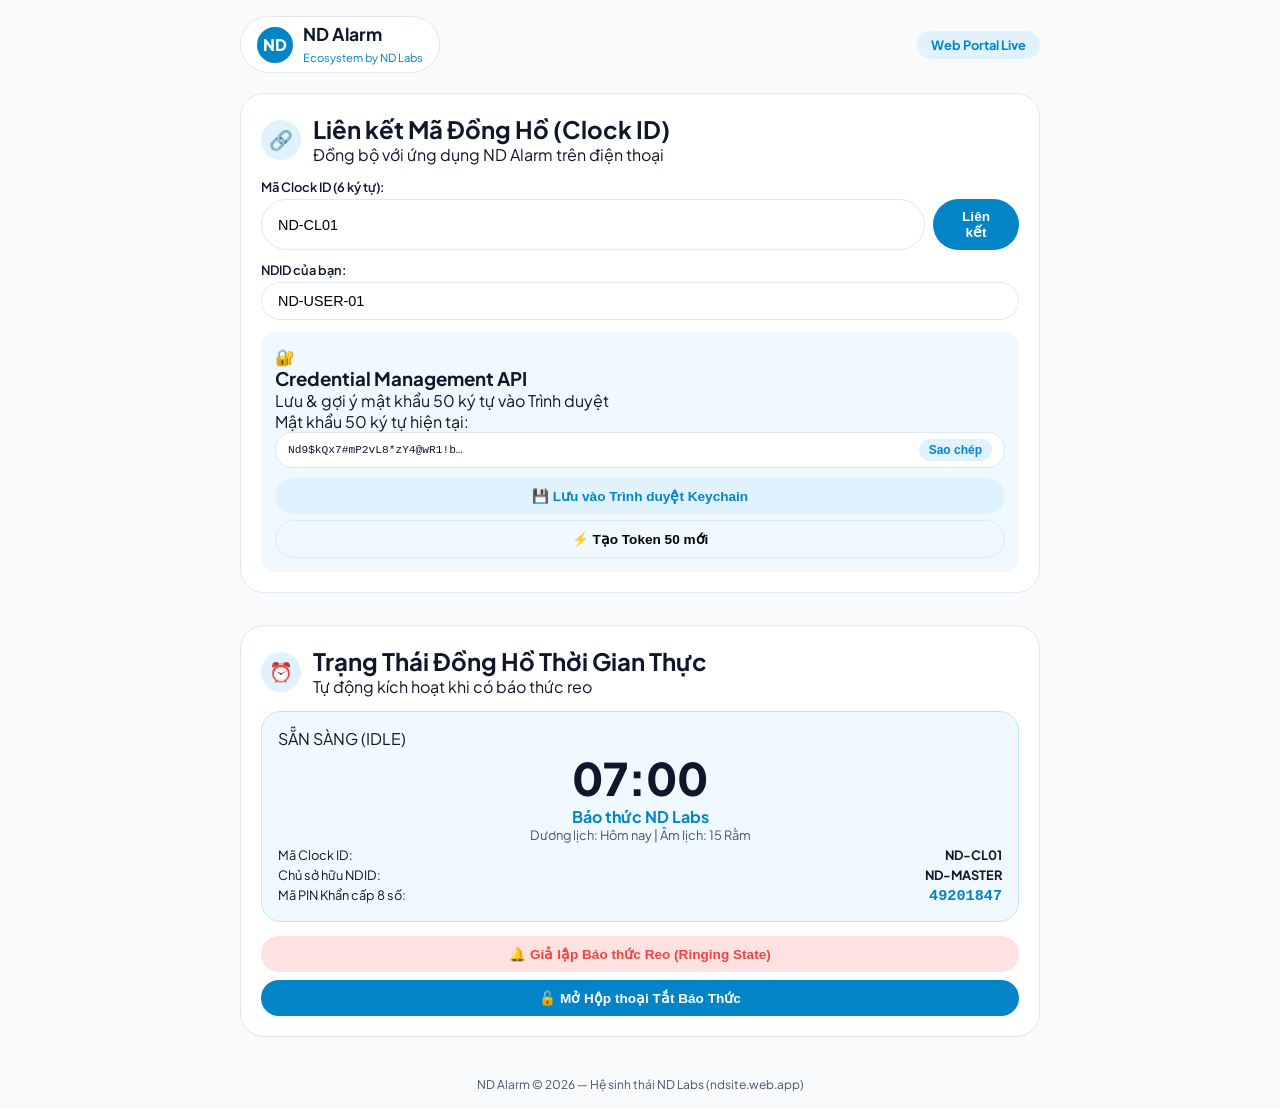
<file: app/src/main/assets/web/index.html>
<!DOCTYPE html>
<html lang="vi">
<head>
  <meta charset="UTF-8">
  <meta name="viewport" content="width=device-width, initial-scale=1.0">
  <title>ND Alarm Web Portal — Hệ sinh thái ND Labs</title>
  <link rel="stylesheet" href="styles.css">
  <link rel="preconnect" href="https://fonts.googleapis.com">
  <link rel="preconnect" href="https://fonts.gstatic.com" crossorigin>
  <link href="https://fonts.googleapis.com/css2?family=Plus+Jakarta+Sans:wght@400;500;600;700;800&display=swap" rel="stylesheet">
</head>
<body>
  <div class="clouds-backdrop"></div>
  <div class="app-container">
    <header class="nd-header">
      <div class="brand-pill">
        <div class="brand-logo">ND</div>
        <div class="brand-info">
          <h1>ND Alarm</h1>
          <span class="subtext">Ecosystem by ND Labs</span>
        </div>
      </div>
      <div class="portal-badge">
        <span class="pulse-dot"></span>
        <span id="sync-status">Web Portal Live</span>
      </div>
    </header>

    <main class="grid-layout">
      <section class="card pill-card">
        <div class="card-header">
          <div class="icon-circle">🔗</div>
          <div>
            <h2>Liên kết Mã Đồng Hồ (Clock ID)</h2>
            <p class="desc">Đồng bộ với ứng dụng ND Alarm trên điện thoại</p>
          </div>
        </div>

        <form id="link-form" class="pill-form" onsubmit="handleLinkClock(event)">
          <div class="form-group">
            <label for="clock-id-input">Mã Clock ID (6 ký tự):</label>
            <div class="input-pill-wrapper">
              <input type="text" id="clock-id-input" maxlength="10" placeholder="VD: ND-8821" required value="ND-CL01">
              <button type="submit" class="btn-pill btn-primary">Liên kết</button>
            </div>
          </div>

          <div class="form-group">
            <label for="my-ndid-input">NDID của bạn:</label>
            <input type="text" id="my-ndid-input" class="input-pill" value="ND-USER-01">
          </div>
        </form>

        <div class="divider"></div>

        <div class="credentials-box">
          <div class="cred-header">
            <span class="cred-icon">🔐</span>
            <div>
              <h3>Credential Management API</h3>
              <p class="cred-sub">Lưu & gợi ý mật khẩu 50 ký tự vào Trình duyệt</p>
            </div>
          </div>
          
          <div class="token-display">
            <label>Mật khẩu 50 ký tự hiện tại:</label>
            <div class="token-code-wrapper">
              <code id="display-token-50">ND$k9x#P2vL8*zY4@wR1!bT5^hJ9~cF3&gK6_dE0+aU4-sM7=8q2zX</code>
              <button type="button" class="btn-copy" onclick="copyToken50()">Sao chép</button>
            </div>
          </div>

          <div class="button-row">
            <button type="button" class="btn-pill btn-secondary" onclick="saveCredentialsToBrowser()">
              💾 Lưu vào Trình duyệt Keychain
            </button>
            <button type="button" class="btn-pill btn-outline" onclick="generateNewToken50()">
              ⚡ Tạo Token 50 mới
            </button>
          </div>
        </div>
      </section>

      <section class="card pill-card">
        <div class="card-header">
          <div class="icon-circle">⏰</div>
          <div>
            <h2>Trạng Thái Đồng Hồ Thời Gian Thực</h2>
            <p class="desc">Tự động kích hoạt khi có báo thức reo</p>
          </div>
        </div>

        <div id="clock-status-box" class="status-box status-idle">
          <div class="status-top">
            <span class="status-indicator"></span>
            <span id="clock-state-text" class="state-badge">SẴN SÀNG (IDLE)</span>
          </div>

          <div class="digital-clock-display">
            <div id="live-time" class="time-text">07:00</div>
            <div id="live-alarm-label" class="alarm-title">Báo thức ND Labs</div>
            <div id="live-calendar-date" class="calendar-sub">Dương lịch: Hôm nay | Âm lịch: 15 Rằm</div>
          </div>

          <div class="status-details">
            <div class="detail-row">
              <span>Mã Clock ID:</span>
              <strong id="active-clock-id">ND-CL01</strong>
            </div>
            <div class="detail-row">
              <span>Chủ sở hữu NDID:</span>
              <strong id="active-owner-ndid">ND-MASTER</strong>
            </div>
            <div class="detail-row">
              <span>Mã PIN Khẩn cấp 8 số:</span>
              <strong id="active-pin-8" class="pin-highlight">49201847</strong>
            </div>
          </div>
        </div>

        <div class="action-triggers">
          <button type="button" class="btn-pill btn-danger full-width" onclick="simulateAlarmRinging()">
            🔔 Giả lập Báo thức Reo (Ringing State)
          </button>
          <button type="button" class="btn-pill btn-primary full-width" onclick="openTurnOffModal()">
            🔓 Mở Hộp thoại Tắt Báo Thức
          </button>
        </div>
      </section>
    </main>

    <footer class="nd-footer">
      <p>ND Alarm © 2026 — Hệ sinh thái ND Labs (ndsite.web.app)</p>
    </footer>
  </div>

  <div id="turn-off-modal" class="modal-backdrop hidden">
    <div class="modal-card pill-card modal-animated">
      <div class="modal-header">
        <div class="alarm-alert-icon">🔔</div>
        <div>
          <h2 class="alert-title">BÁO THỨC ĐANG REO!</h2>
          <p class="modal-sub">Clock ID: <span id="modal-clock-id">ND-CL01</span></p>
        </div>
      </div>

      <div id="modal-warning" class="modal-notice">
        Xác thực bảo mật để gửi tín hiệu tắt chuông tới ứng dụng di động.
      </div>

      <form id="turn-off-form" onsubmit="submitTurnOffAlarm(event)">
        <div class="form-group">
          <label for="autofill-token-50">Mật khẩu 50 ký tự (Autofill):</label>
          <input type="password" id="autofill-token-50" name="password" autocomplete="current-password" class="input-pill" placeholder="Mật khẩu 50 ký tự..." required>
        </div>

        <div id="pin-challenge-block" class="form-group hidden">
          <label for="input-pin-8">Mã PIN 8 số hiển thị trên App:</label>
          <input type="text" id="input-pin-8" maxlength="8" class="input-pill" placeholder="Nhập 8 số PIN...">
          <small class="hint-text">⚠️ Cần xác thực thêm PIN 8 số do khác NDID.</small>
        </div>

        <div id="modal-error-msg" class="error-pill hidden"></div>

        <div class="modal-actions">
          <button type="button" class="btn-pill btn-outline" onclick="closeTurnOffModal()">Hủy</button>
          <button type="submit" class="btn-pill btn-primary btn-large">
            ✅ Xác Thực & Tắt Chuông Ngay
          </button>
        </div>
      </form>
    </div>
  </div>

  <script src="app.js"></script>
</body>
</html>
</file>
<file: app/src/main/assets/web/styles.css>
:root {
  --primary: #0284c7;
  --primary-hover: #0369a1;
  --primary-light: #e0f2fe;
  --primary-subtle: #f0f9ff;
  --secondary: #38bdf8;
  --accent-success: #10b981;
  --accent-warning: #f59e0b;
  --accent-error: #ef4444;
  --text-main: #0f172a;
  --text-muted: #475569;
  --bg-page: #f8fafc;
  --surface: #ffffff;
  --border: #e2e8f0;
  --radius-pill: 9999px;
  --radius-card: 24px;
}
* { box-sizing: border-box; margin: 0; padding: 0; }
body {
  font-family: 'Plus Jakarta Sans', sans-serif;
  background: var(--bg-page);
  color: var(--text-main);
  padding: 16px;
}
.app-container { max-width: 800px; margin: 0 auto; }
.nd-header { display: flex; justify-content: space-between; align-items: center; margin-bottom: 20px; }
.brand-pill { display: flex; align-items: center; gap: 10px; background: white; padding: 6px 16px; border-radius: var(--radius-pill); border: 1px solid var(--border); }
.brand-logo { width: 36px; height: 36px; background: var(--primary); color: white; border-radius: 50%; display: flex; align-items: center; justify-content: center; font-weight: 800; }
.brand-info h1 { font-size: 1.1rem; }
.brand-info .subtext { font-size: 0.7rem; color: var(--primary); }
.portal-badge { background: var(--primary-light); color: var(--primary); padding: 6px 14px; border-radius: var(--radius-pill); font-size: 0.8rem; font-weight: 700; }
.grid-layout { display: grid; grid-template-columns: 1fr; gap: 16px; }
.pill-card { background: white; border-radius: var(--radius-card); padding: 20px; border: 1px solid var(--border); margin-bottom: 16px; }
.card-header { display: flex; align-items: center; gap: 12px; margin-bottom: 14px; }
.icon-circle { width: 40px; height: 40px; border-radius: 50%; background: var(--primary-light); display: flex; align-items: center; justify-content: center; font-size: 1.2rem; }
.form-group { margin-bottom: 12px; }
.form-group label { display: block; font-size: 0.8rem; font-weight: 600; margin-bottom: 4px; }
.input-pill-wrapper { display: flex; gap: 8px; }
.input-pill, .input-pill-wrapper input { width: 100%; padding: 10px 16px; border-radius: var(--radius-pill); border: 1px solid var(--border); font-size: 0.9rem; }
.btn-pill { padding: 10px 20px; border-radius: var(--radius-pill); font-size: 0.85rem; font-weight: 700; cursor: pointer; border: none; }
.btn-primary { background: var(--primary); color: white; }
.btn-secondary { background: var(--primary-light); color: var(--primary); }
.btn-outline { background: transparent; border: 1px solid var(--border); }
.btn-danger { background: #fee2e2; color: var(--accent-error); }
.full-width { width: 100%; }
.credentials-box { background: var(--primary-subtle); border-radius: 16px; padding: 14px; margin-top: 12px; }
.token-code-wrapper { display: flex; background: white; border: 1px solid var(--border); border-radius: var(--radius-pill); padding: 6px 12px; justify-content: space-between; align-items: center; }
.token-code-wrapper code { font-size: 0.7rem; max-width: 180px; overflow: hidden; text-overflow: ellipsis; white-space: nowrap; }
.btn-copy { background: var(--primary-light); border: none; border-radius: var(--radius-pill); padding: 4px 10px; font-size: 0.75rem; color: var(--primary); font-weight: 700; }
.button-row { display: flex; flex-direction: column; gap: 6px; margin-top: 10px; }
.status-box { background: #f0f9ff; border: 1.5px solid #bae6fd; border-radius: 20px; padding: 16px; margin-bottom: 14px; }
.time-text { font-size: 2.8rem; font-weight: 800; text-align: center; }
.alarm-title { font-size: 1rem; font-weight: 700; color: var(--primary); text-align: center; }
.calendar-sub { font-size: 0.8rem; color: var(--text-muted); text-align: center; }
.detail-row { display: flex; justify-content: space-between; font-size: 0.8rem; margin-top: 4px; }
.pin-highlight { font-family: monospace; color: var(--primary); font-size: 0.95rem; }
.action-triggers { display: flex; flex-direction: column; gap: 8px; }
.modal-backdrop { position: fixed; top: 0; left: 0; width: 100%; height: 100%; background: rgba(0,0,0,0.5); display: flex; align-items: center; justify-content: center; z-index: 999; padding: 16px; }
.modal-card { max-width: 440px; width: 100%; background: white; }
.alert-title { color: var(--accent-error); font-size: 1.1rem; font-weight: 800; }
.modal-notice { background: var(--primary-subtle); padding: 10px; border-radius: 12px; font-size: 0.8rem; margin: 12px 0; }
.modal-actions { display: flex; gap: 8px; margin-top: 14px; }
.hidden { display: none !important; }
.nd-footer { text-align: center; margin-top: 24px; font-size: 0.75rem; color: var(--text-muted); }
</file>
